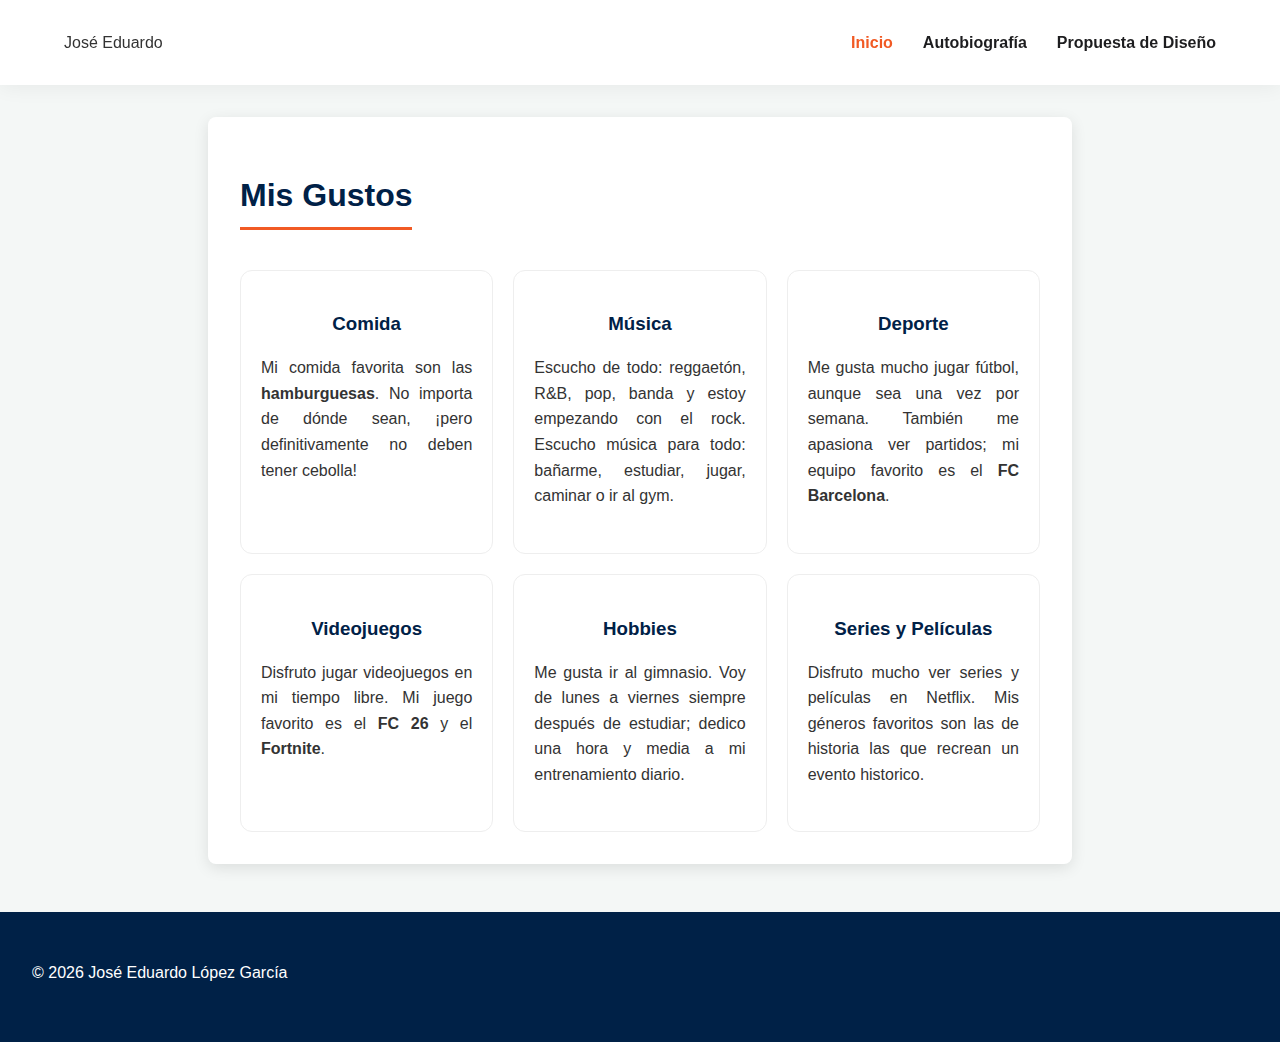
<file: index.html>
<!DOCTYPE html>
<html lang="es">
<head>
    <meta charset="UTF-8">
    <meta name="viewport" content="width=device-width, initial-scale=1.0">
    <title>Mis Gustos</title>
    <link rel="stylesheet" href="styles/style.css">
    <link rel="stylesheet" href="components/common/buttons.css">
    <link rel="stylesheet" href="components/layout/header-footer.css">
</head>
<body>
    <header class="main-header">
        <nav class="navbar">
            <div class="logo">José Eduardo</div>
            <ul class="nav-menu">
                <li><a href="index.html" class="nav-link active">Inicio</a></li>
                <li><a href="autobiografia.html" class="nav-link">Autobiografía</a></li>
                <li><a href="propuesta.html" class="nav-link">Propuesta de Diseño</a></li>
            </ul>
        </nav>
    </header>

    <main class="container">
        <section class="gustos-header">
            <h1>Mis Gustos</h1>
        </section>

        <div class="grid-gustos">
            <article class="card">
                <h3>Comida</h3>
                <p>Mi comida favorita son las <strong>hamburguesas</strong>. No importa de dónde sean, ¡pero definitivamente no deben tener cebolla!</p>
            </article>

            <article class="card">
                <h3>Música</h3>
                <p>Escucho de todo: reggaetón, R&B, pop, banda y estoy empezando con el rock. Escucho música para todo: bañarme, estudiar, jugar, caminar o ir al gym.</p>
            </article>

            <article class="card">
                <h3>Deporte</h3>
                <p>Me gusta mucho jugar fútbol, aunque sea una vez por semana. También me apasiona ver partidos; mi equipo favorito es el <strong>FC Barcelona</strong>.</p>
            </article>

            <article class="card">
                <h3>Videojuegos</h3>
                <p>Disfruto jugar videojuegos en mi tiempo libre. Mi juego favorito es el <strong>FC 26</strong> y el <strong>Fortnite</strong>.</p>
            </article>

            <article class="card">
                <h3>Hobbies</h3>
                <p>Me gusta ir al gimnasio. Voy de lunes a viernes siempre después de estudiar; dedico una hora y media a mi entrenamiento diario.</p>
            </article>

            <article class="card">
                <h3>Series y Películas</h3>
                <p>Disfruto mucho ver series y películas en Netflix. Mis géneros favoritos son las de historia las que recrean un evento historico.</p>
            </article>
          
        </div>
    </main>

    <footer class="main-footer">
        <p>&copy; 2026 José Eduardo López García</p>
    </footer>
</body>
</html>
</file>
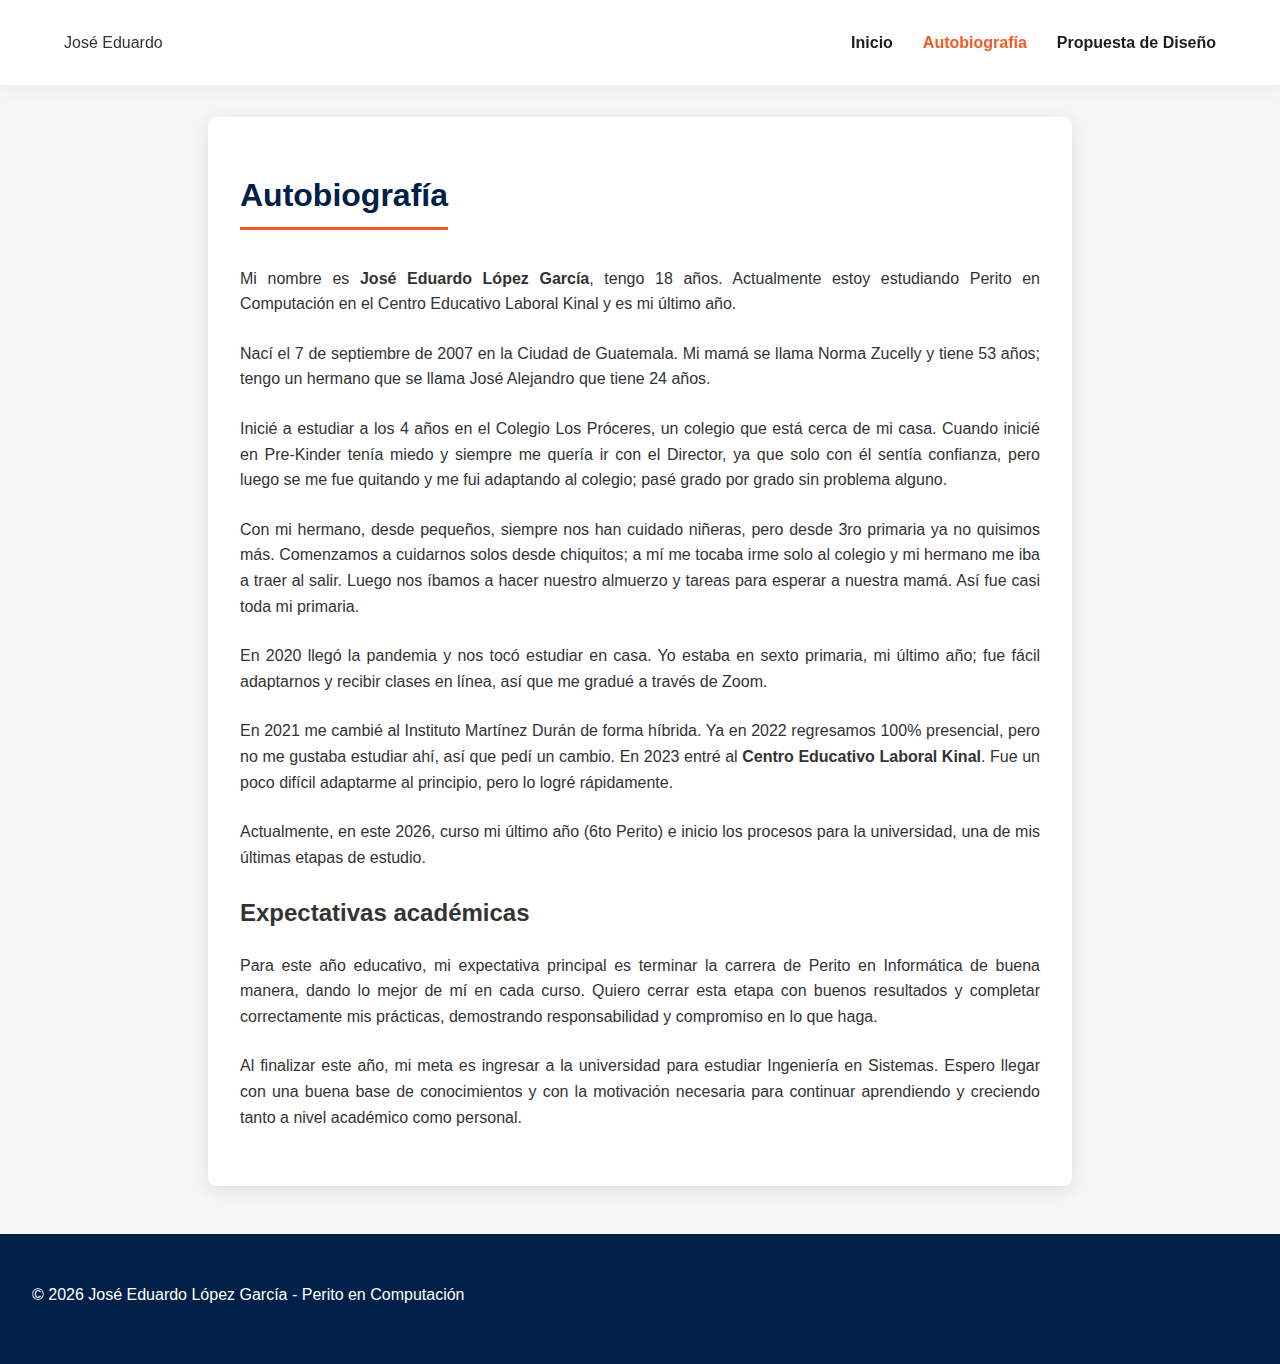
<file: autobiografia.html>
<!DOCTYPE html>
<html lang="es">
<head>
    <meta charset="UTF-8">
    <meta name="viewport" content="width=device-width, initial-scale=1.0">
    <title>Autobiografía | José Eduardo López García</title>
    <link rel="stylesheet" href="styles/style.css">
    <link rel="stylesheet" href="components/common/buttons.css">
    <link rel="stylesheet" href="components/layout/header-footer.css">
</head>
<body>

    <header class="main-header">
        <nav class="navbar">
            <div class="logo">José Eduardo</div>
            <ul class="nav-menu">
                <li><a href="index.html" class="nav-link ">Inicio</a></li>
                <li><a href="autobiografia.html" class="nav-link active">Autobiografía</a></li>
                <li><a href="propuesta.html" class="nav-link">Propuesta de Diseño</a></li>
            </ul>
        </nav>
    </header>

    <main class="container">
        <section class="biografia">
            <h1>Autobiografía</h1>
            
            <p>Mi nombre es <strong>José Eduardo López García</strong>, tengo 18 años. Actualmente estoy estudiando Perito en Computación en el Centro Educativo Laboral Kinal y es mi último año.</p>

            <p>Nací el 7 de septiembre de 2007 en la Ciudad de Guatemala. Mi mamá se llama Norma Zucelly y tiene 53 años; tengo un hermano que se llama José Alejandro que tiene 24 años.</p>

            <p>Inicié a estudiar a los 4 años en el Colegio Los Próceres, un colegio que está cerca de mi casa. Cuando inicié en Pre-Kinder tenía miedo y siempre me quería ir con el Director, ya que solo con él sentía confianza, pero luego se me fue quitando y me fui adaptando al colegio; pasé grado por grado sin problema alguno.</p>

            <p>Con mi hermano, desde pequeños, siempre nos han cuidado niñeras, pero desde 3ro primaria ya no quisimos más. Comenzamos a cuidarnos solos desde chiquitos; a mí me tocaba irme solo al colegio y mi hermano me iba a traer al salir. Luego nos íbamos a hacer nuestro almuerzo y tareas para esperar a nuestra mamá. Así fue casi toda mi primaria.</p>

            <p>En 2020 llegó la pandemia y nos tocó estudiar en casa. Yo estaba en sexto primaria, mi último año; fue fácil adaptarnos y recibir clases en línea, así que me gradué a través de Zoom.</p>

            <p>En 2021 me cambié al Instituto Martínez Durán de forma híbrida. Ya en 2022 regresamos 100% presencial, pero no me gustaba estudiar ahí, así que pedí un cambio. En 2023 entré al <strong>Centro Educativo Laboral Kinal</strong>. Fue un poco difícil adaptarme al principio, pero lo logré rápidamente.</p>

            <p>Actualmente, en este 2026, curso mi último año (6to Perito) e inicio los procesos para la universidad, una de mis últimas etapas de estudio.</p>
        </section>
        <section class="expectativas">
            <h2>Expectativas académicas</h2>

            <p>Para este año educativo, mi expectativa principal es terminar la carrera de Perito en Informática de buena manera, dando lo mejor de mí en cada curso. Quiero cerrar esta etapa con buenos resultados y completar correctamente mis prácticas, demostrando responsabilidad y compromiso en lo que haga.</p>

            <p>Al finalizar este año, mi meta es ingresar a la universidad para estudiar Ingeniería en Sistemas. Espero llegar con una buena base de conocimientos y con la motivación necesaria para continuar aprendiendo y creciendo tanto a nivel académico como personal.</p>
        </section>
    </main>

    <footer class="main-footer">
        <p>&copy; 2026 José Eduardo López García - Perito en Computación</p>
    </footer>

</body>
</html>
</file>
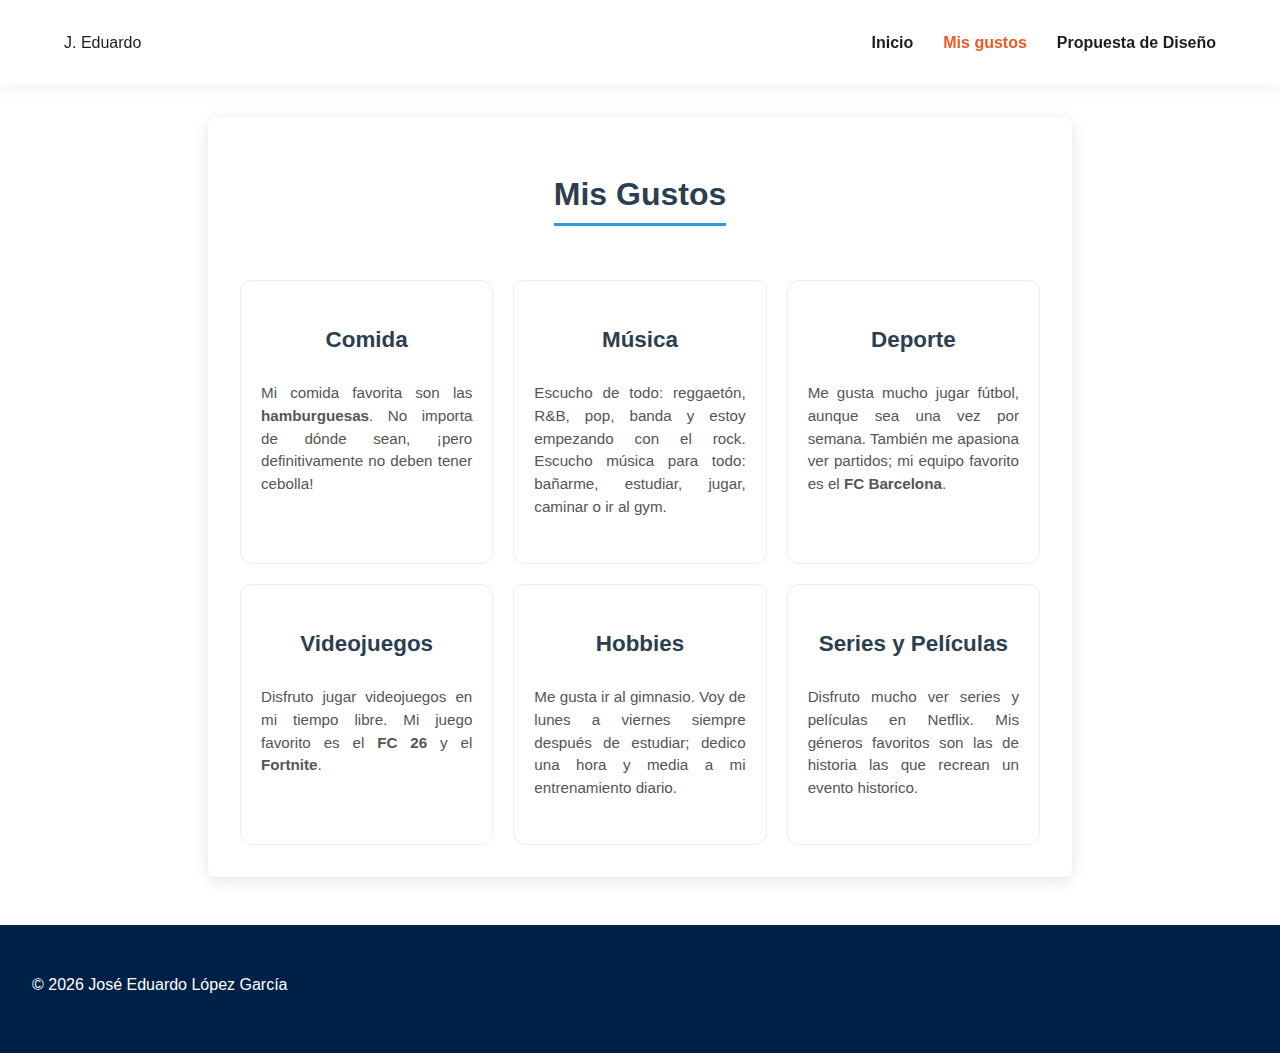
<file: misGustos.html>
<!DOCTYPE html>
<html lang="es">
<head>
    <meta charset="UTF-8">
    <meta name="viewport" content="width=device-width, initial-scale=1.0">
    <title>Mis Gustos</title>
    <link rel="stylesheet" href="styles/syle.css">
    <link rel="stylesheet" href="components/common/buttons.css">
    <link rel="stylesheet" href="components/layout/header-footer.css">
</head>
<body>
    <header class="main-header">
        <nav class="navbar">
            <div class="logo">J. Eduardo</div>
            <ul class="nav-menu">
                <li><a href="index.html" class="nav-link">Inicio</a></li>
                <li><a href="misGustos.html" class="nav-link active">Mis gustos</a></li>
                <li><a href="propuesta.html" class="nav-link">Propuesta de Diseño</a></li>
            </ul>
        </nav>
    </header>

    <main class="container">
        <section class="gustos-header">
            <h1>Mis Gustos</h1>
        </section>

        <div class="grid-gustos">
            <article class="card">
                <h3>Comida</h3>
                <p>Mi comida favorita son las <strong>hamburguesas</strong>. No importa de dónde sean, ¡pero definitivamente no deben tener cebolla!</p>
            </article>

            <article class="card">
                <h3>Música</h3>
                <p>Escucho de todo: reggaetón, R&B, pop, banda y estoy empezando con el rock. Escucho música para todo: bañarme, estudiar, jugar, caminar o ir al gym.</p>
            </article>

            <article class="card">
                <h3>Deporte</h3>
                <p>Me gusta mucho jugar fútbol, aunque sea una vez por semana. También me apasiona ver partidos; mi equipo favorito es el <strong>FC Barcelona</strong>.</p>
            </article>

            <article class="card">
                <h3>Videojuegos</h3>
                <p>Disfruto jugar videojuegos en mi tiempo libre. Mi juego favorito es el <strong>FC 26</strong> y el <strong>Fortnite</strong>.</p>
            </article>

            <article class="card">
                <h3>Hobbies</h3>
                <p>Me gusta ir al gimnasio. Voy de lunes a viernes siempre después de estudiar; dedico una hora y media a mi entrenamiento diario.</p>
            </article>

            <article class="card">
                <h3>Series y Películas</h3>
                <p>Disfruto mucho ver series y películas en Netflix. Mis géneros favoritos son las de historia las que recrean un evento historico.</p>
            </article>
          
        </div>
    </main>

    <footer class="main-footer">
        <p>&copy; 2026 José Eduardo López García</p>
    </footer>
</body>
</html>
</file>
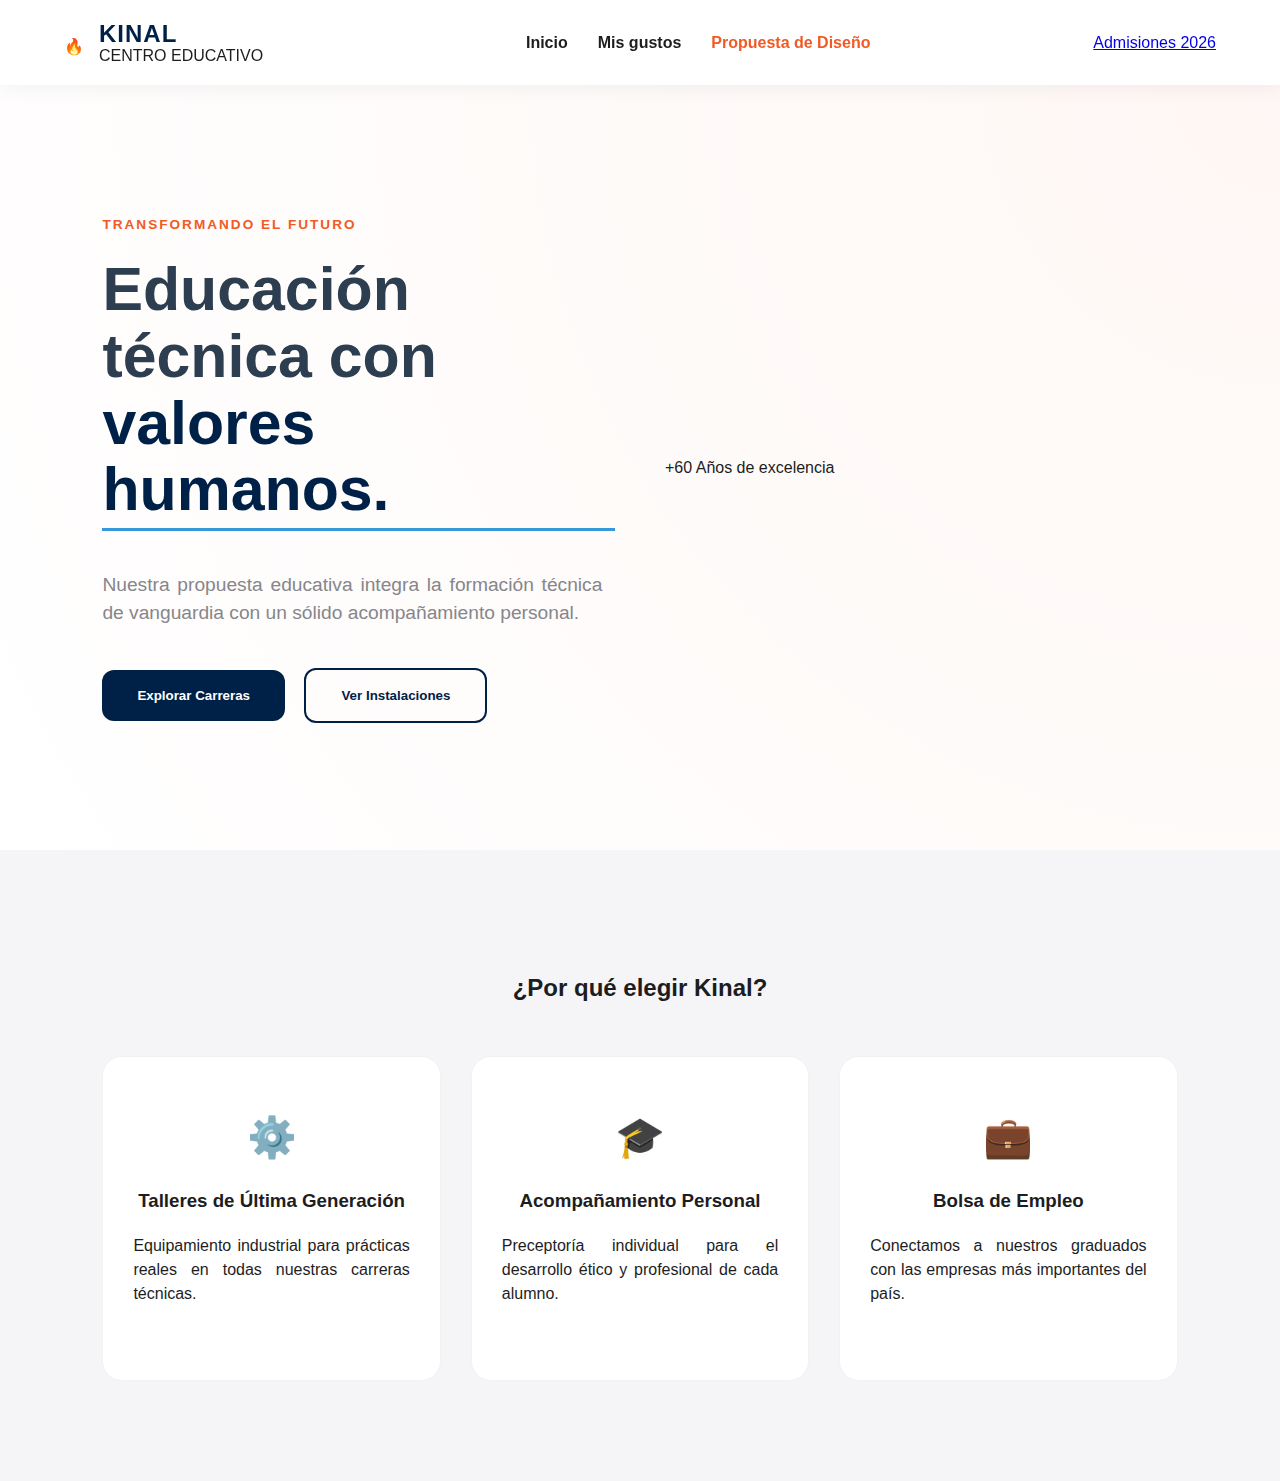
<file: propuesta.html>
<!DOCTYPE html>
<html lang="es">
<head>
    <meta charset="UTF-8">
    <meta name="viewport" content="width=device-width, initial-scale=1.0">
    <title>Propuesta Kinal 2026 | Excelencia Educativa</title>
    <link rel="stylesheet" href="styles/syle.css">
    <link rel="stylesheet" href="components/common/buttons.css">
    <link rel="stylesheet" href="components/layout/header-footer.css">
</head>
<body class="kinal-premium">

    <header class="main-header">
        <nav class="navbar">
            <div class="logo">
                <div class="flame-icon">🔥</div>
                <div class="logo-text">
                    <span class="brand">KINAL</span>
                    <span class="tagline">CENTRO EDUCATIVO</span>
                </div>
            </div>
            <ul class="nav-menu">
                <li><a href="index.html" class="nav-link">Inicio</a></li>
                <li><a href="misGustos.html" class="nav-link">Mis gustos</a></li>
                <li><a href="propuesta.html" class="nav-link active">Propuesta de Diseño</a></li>
            </ul>
            <a href="#" class="btn-enroll">Admisiones 2026</a>
        </nav>
    </header>

    <main>
        <section class="hero-block">
            <div class="hero-info">
                <span class="label">TRANSFORMANDO EL FUTURO</span>
                <h1>Educación técnica con <br><span class="highlight">valores humanos.</span></h1>
                <p>Nuestra propuesta educativa integra la formación técnica de vanguardia con un sólido acompañamiento personal.</p>
                <div class="cta-group">
                    <button class="btn-primary">Explorar Carreras</button>
                    <button class="btn-secondary">Ver Instalaciones</button>
                </div>
            </div>
            <div class="hero-visual">
                <div class="image-stack">
                    <div class="main-img"></div>
                    <div class="floating-card">
                        <span class="number">+60</span>
                        <span class="txt">Años de excelencia</span>
                    </div>
                </div>
            </div>
        </section>

        <section class="services-section">
            <div class="section-intro">
                <h2>¿Por qué elegir Kinal?</h2>
                <div class="line"></div>
            </div>
            
            <div class="services-grid">
                <div class="service-card">
                    <div class="s-icon">⚙️</div>
                    <h3>Talleres de Última Generación</h3>
                    <p>Equipamiento industrial para prácticas reales en todas nuestras carreras técnicas.</p>
                </div>
                <div class="service-card">
                    <div class="s-icon">🎓</div>
                    <h3>Acompañamiento Personal</h3>
                    <p>Preceptoría individual para el desarrollo ético y profesional de cada alumno.</p>
                </div>
                <div class="service-card">
                    <div class="s-icon">💼</div>
                    <h3>Bolsa de Empleo</h3>
                    <p>Conectamos a nuestros graduados con las empresas más importantes del país.</p>
                </div>
            </div>
        </section>
    </main>

</body>
</html>
</file>
<file: styles/style.css>
/* Estilos globales */
body {
    font-family: 'Segoe UI', Tahoma, Geneva, Verdana, sans-serif;
    line-height: 1.6;
    margin: 0;
    color: #333;
    background-color: #f4f7f6;
}

.container {
    max-width: 800px;
    margin: 2rem auto;
    padding: 2rem;
    background: white;
    box-shadow: 0 4px 15px rgba(0,0,0,0.1);
    border-radius: 8px;
}

h1 {
    color: var(--kinal-blue);
    border-bottom: 3px solid var(--kinal-orange);
    display: inline-block;
    padding-bottom: 5px;
    margin-bottom: 20px;
}

p {
    margin-bottom: 1.5rem;
    text-align: justify;
}

/* Estilos para la página de Gustos */
.grid-gustos {
    display: grid;
    grid-template-columns: repeat(auto-fit, minmax(250px, 1fr));
    gap: 20px;
    margin-top: 20px;
}

.card {
    background: #fff;
    border: 1px solid #eee;
    padding: 20px;
    border-radius: 12px;
    transition: transform 0.3s ease;
    text-align: center;
}

.card:hover {
    transform: translateY(-5px);
    box-shadow: 0 10px 20px rgba(0,0,0,0.1);
}

.card h3 {
    color: var(--kinal-blue);
    margin-bottom: 10px;
}
</file>
<file: components/common/buttons.css>
/* Botones reutilizables */
.btn-primary {
    background-color: #3498db;
    color: white;
    padding: 8px 20px;
    border-radius: 5px;
    text-decoration: none;
    transition: background 0.3s ease;
    border: none;
    cursor: pointer;
}

.btn-primary:hover {
    background-color: #2980b9;
}
.btn-primary {
    background: var(--kinal-blue);
    color: white;
    padding: 18px 35px;
    border-radius: 12px;
    font-weight: 700;
    border: none;
    cursor: pointer;
    transition: 0.3s;
}

.btn-primary:hover {
    background: var(--kinal-orange);
    box-shadow: 0 10px 20px rgba(241, 90, 36, 0.2);
}

.btn-secondary {
    background: transparent;
    color: var(--kinal-blue);
    padding: 18px 35px;
    font-weight: 700;
    border: 2px solid var(--kinal-blue);
    border-radius: 12px;
    margin-left: 15px;
    cursor: pointer;
}
</file>
<file: components/layout/header-footer.css>
:root {
    --kinal-blue: #002147;  
    --kinal-orange: #F15A24; 
    --white: #ffffff;
    --text-dark: #1d1d1f;
}
body {
    font-family: 'Segoe UI', Roboto, Helvetica, Arial, sans-serif;
}

.main-header {
    background: var(--white);
    padding: 0 5%;
    height: 85px;
    display: flex;
    align-items: center;
    position: sticky;
    top: 0;
    z-index: 1000;
    box-shadow: 0 2px 20px rgba(0,0,0,0.06);
}

.navbar {
    width: 100%;
    display: flex;
    justify-content: space-between;
    align-items: center;
}

.logo {
    display: flex;
    align-items: center;
    gap: 20px;
}

.brand {
    font-size: 1.5rem;
    font-weight: 900;
    color: var(--kinal-blue);
    letter-spacing: 1px;
    text-transform: uppercase;
}

.nav-menu {
    display: flex;
    list-style: none;
    gap: 30px;
}

.nav-link {
    text-decoration: none;
    color: var(--text-dark);
    font-weight: 600;
    transition: 0.3s;
}

.nav-link.active {
    color: var(--kinal-orange);
}

.main-footer {
    text-align: center;
    padding: 2rem;
    background: var(--kinal-blue);
    color: white;
    margin-top: 3rem;
}
.logo-text {
    display: flex;
    flex-direction: column; 
    line-height: 1.1;
}
.flame-icon {
    width: 15px;
    height: 15px;
}
</file>
<file: styles/syle.css>
/* Estilos globales y reset */
body {
    font-family: 'Segoe UI', Tahoma, Geneva, Verdana, sans-serif;
    line-height: 1.6;
    margin: 0;
    color: #333;
    background-color: #f4f7f6;
}

.container {
    max-width: 800px;
    margin: 2rem auto;
    padding: 2rem;
    background: white;
    box-shadow: 0 4px 15px rgba(0,0,0,0.1);
    border-radius: 8px;
}

h1 {
    color: #2c3e50;
    border-bottom: 3px solid #3498db;
    display: inline-block;
    padding-bottom: 5px;
}

p {
    margin-bottom: 1.5rem;
    text-align: justify;
}
/* Estilos específicos para la página de Gustos */
.gustos-header {
    text-align: center;
    margin-bottom: 2rem;
}

.grid-gustos {
    display: grid;
    grid-template-columns: repeat(auto-fit, minmax(250px, 1fr));
    gap: 20px;
    margin-top: 20px;
}

.card {
    background: #fff;
    border: 1px solid #eee;
    padding: 20px;
    border-radius: 12px;
    transition: transform 0.3s ease, box-shadow 0.3s ease;
    display: flex;
    flex-direction: column;
    align-items: center;
    text-align: center;
}

.card:hover {
    transform: translateY(-5px);
    box-shadow: 0 10px 20px rgba(0,0,0,0.1);
    border-color: #3498db;
}

.card-icon {
    font-size: 2.5rem;
    margin-bottom: 10px;
}

.card h3 {
    color: #2c3e50;
    margin-bottom: 10px;
    font-size: 1.4rem;
}

.card p {
    font-size: 0.95rem;
    color: #555;
    line-height: 1.5;
}
.hobbies {
    -ms-flex-align: center;
}

/* Estilos específicos para la página de Propuesta */
:root {
    --kinal-blue: #002147;   
    --kinal-orange: #F15A24; 
    --text-dark: #1d1d1f;
    --text-light: #86868b;
    --soft-gray: #f5f5f7;
}

body {
    background-color: #ffffff;
    color: var(--text-dark);
    line-height: 1.5;
}

.hero-block {
    display: grid;
    grid-template-columns: 1fr 1fr;
    min-height: 85vh;
    align-items: center;
    padding: 0 8%;
    gap: 50px;
    background: radial-gradient(circle at top right, rgba(241, 90, 36, 0.05), transparent);
}

.label {
    color: var(--kinal-orange);
    font-weight: 800;
    font-size: 0.85rem;
    letter-spacing: 2px;
}

.hero-info h1 {
    font-size: 3.8rem;
    line-height: 1.1;
    margin: 20px 0;
    font-weight: 800;
}

.highlight {
    color: var(--kinal-blue);
    position: relative;
}

.hero-info p {
    font-size: 1.2rem;
    color: var(--text-light);
    max-width: 500px;
    margin-bottom: 40px;
}

/* CARDS DE SERVICIOS */
.services-section {
    padding: 100px 8%;
    background: var(--soft-gray);
    text-align: center;
}

.services-grid {
    display: grid;
    grid-template-columns: repeat(3, 1fr);
    gap: 30px;
    margin-top: 50px;
}

.service-card {
    background: #fff;
    padding: 50px 30px;
    border-radius: 20px;
    transition: all 0.4s ease;
    border: 1px solid rgba(0,0,0,0.05);
}

.service-card:hover {
    transform: translateY(-10px);
    box-shadow: 0 20px 40px rgba(0,33,71,0.08);
}

.s-icon {
    font-size: 2.5rem;
    margin-bottom: 20px;
}
</file>
